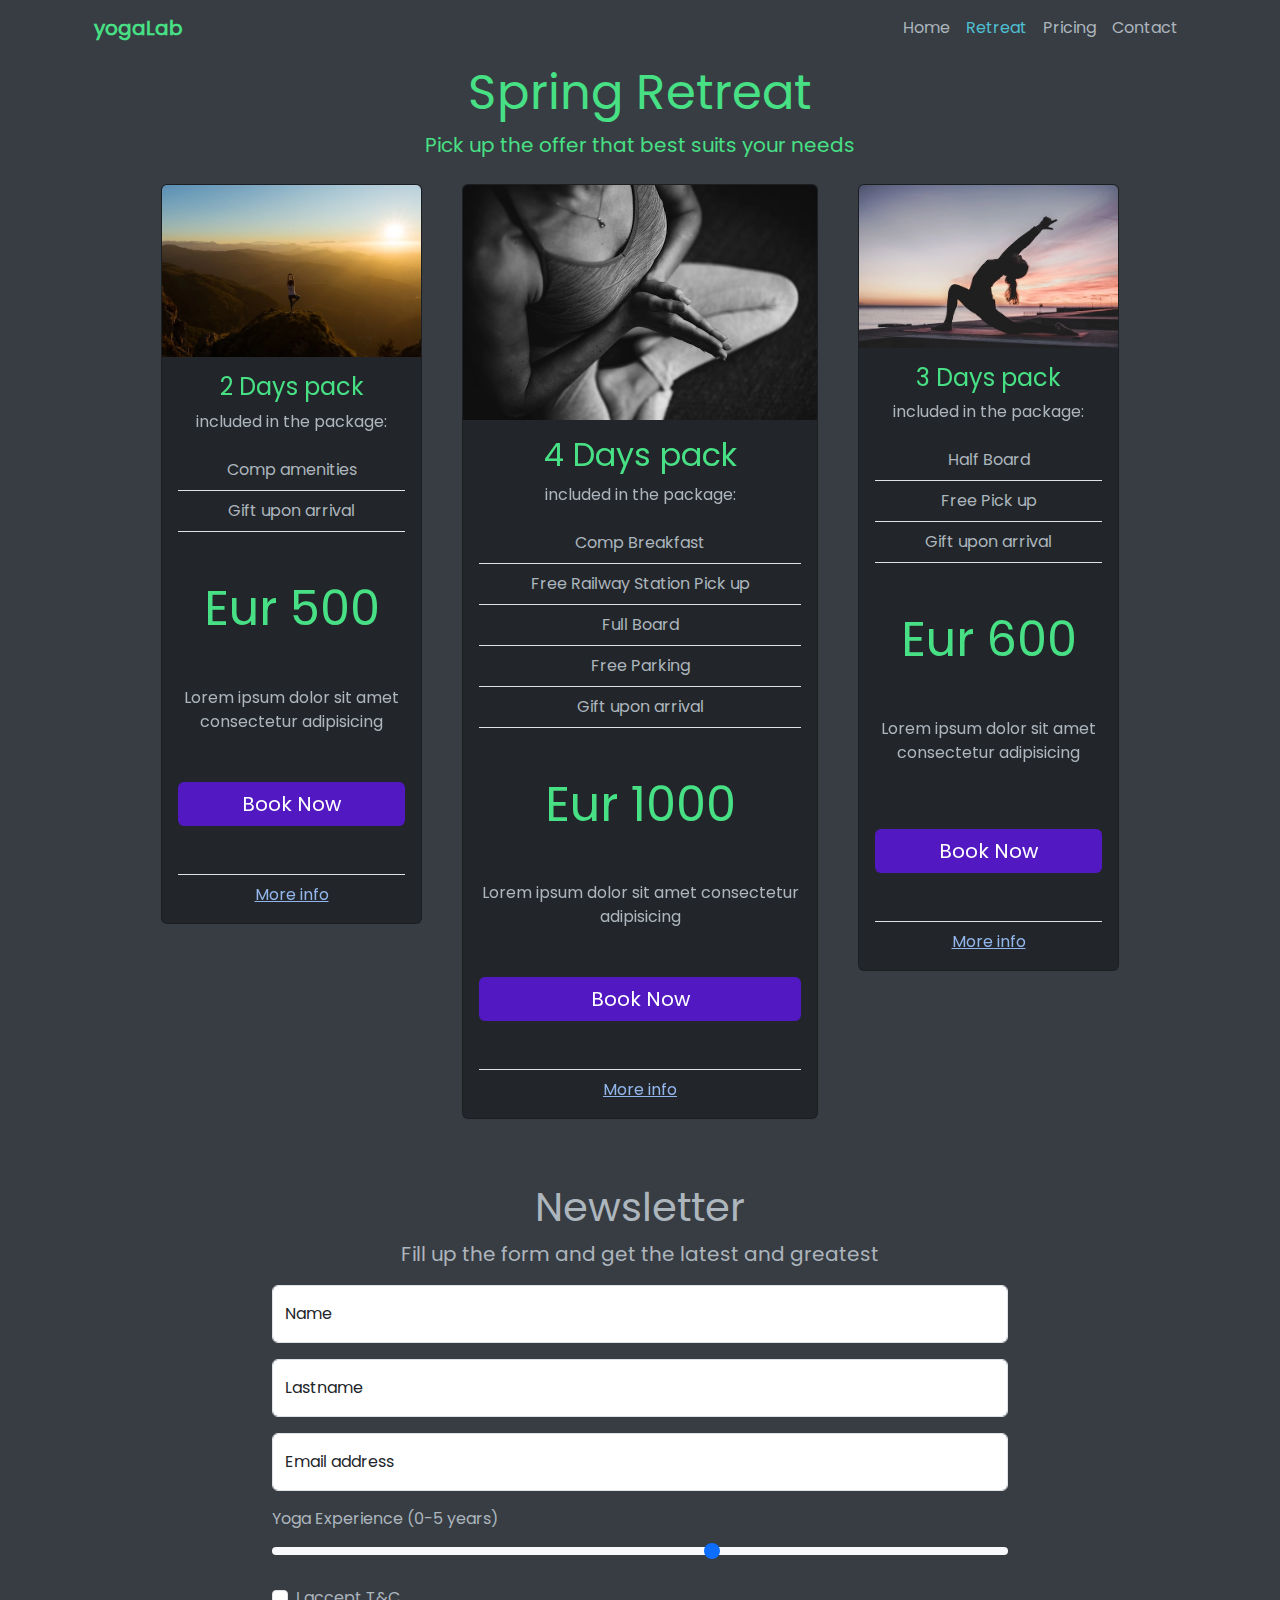
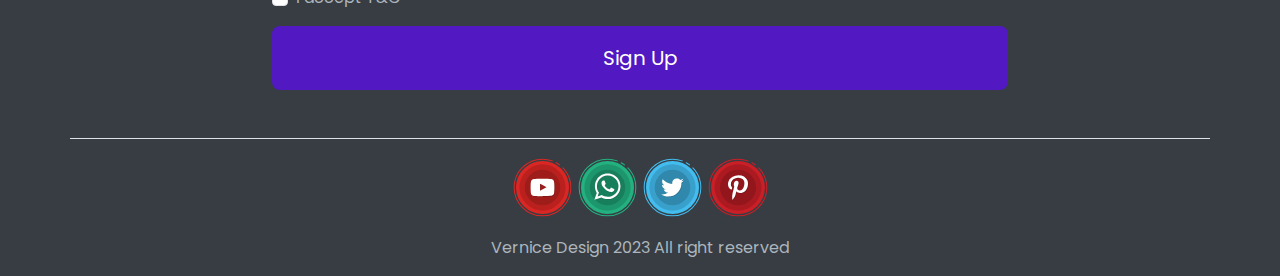
<file: index.html>
<!DOCTYPE html>
<html lang="en">
<head>
    <meta charset="UTF-8">
    <meta http-equiv="X-UA-Compatible" content="IE=edge">
    <meta name="viewport" content="width=device-width, initial-scale=1.0">
    <title>yogaLab Spring Retreat</title>
    <link rel="stylesheet" href="css/bootstrap.min.css">
    <link rel="stylesheet" href="css/aos.css">
    <link rel="stylesheet" href="css/mystyle.css">
</head>
<body class=" body--dark">

<div class="container-lg font--regular">

    <!--  ************************** 1st row: brand + navbar ************************** -->


    <header class="row  mb-2 px-4 ">
        <nav class="col-12 navbar navbar-expand-md">
                
            <a class="navbar-brand text--highlight fw-bold" href="#">yogaLab</a>

            <button class="navbar-toggler btn-nav" type="button" data-bs-toggle="collapse" data-bs-target="#navbarNavAltMarkup" aria-controls="navbarNavAltMarkup" aria-expanded="false" aria-label="Toggle navigation">
                <span class="navbar-toggler-icon"></span>
            </button>

            <div class="collapse  justify-content-end navbar-collapse" id="navbarNavAltMarkup">
                <div class="navbar-nav">
                    <a class="nav-link text--primary" aria-current="page" href="#">Home</a>
                    <a class="nav-link text--primary active_link" href="#">Retreat</a>
                    <a class="nav-link text--primary" href="#">Pricing</a>
                    <a class="nav-link text--primary">Contact</a>
                </div>
            </div>
        </nav>
    </header>

    <!-- <section class="row justify-content-center">

        <picture class="col-md-5">
            <img class="img-fluid rounded-4" src="img/thumb/main pic thumb.webp" alt="">
        </picture>

        <picture class="col-md-5">
            <img class="img-fluid rounded-4" src="img/thumb/new.webp" alt="">
        </picture>

        <div class="col-md-10 ">
            <p>Lorem ipsum dolor sit amet consectetur, adipisicing elit. Recusandae aliquam ipsum nesciunt adipisci quasi quibusdam, doloribus voluptates enim voluptas blanditiis facere repudiandae inventore debitis quas aut tenetur sint maxime natus. Voluptates laboriosam mollitia minima ducimus eum tenetur, nostrum ut est, nulla dolor harum officia quo delectus pariatur perspiciatis fugit explicabo!</p>
        </div>
    </section> -->
  
    <!--  ************************** package plan section ************************** -->

    <div class="row  mb-2 justify-content-center">

        <div class="text-center text--highlight">
            <h4 class="display-5">Spring Retreat</h4>
            <p class="lead">Pick up the offer that best suits your needs</p>
    
        </div>
        
        <!-- first left card -->
        <div class="col-9 col-md-3 col-lg-3 m-2" data-aos="fade-left">

            <div class="card bg--primary text--primary">
                                 
                <img src="img/thumb/card_left_thumb.webp" class="card-img-top img-fluid" alt="image">
                
                <div class="card-body text-center">
                    <h4 class="card-title  text--highlight">2 Days pack</h4>
                   
                    <ul class="list-group list-group-flush">
                        <p>included in the package:</p>
                        
                        <li class="list-group-item text--primary bg--primary border-bottom">Comp amenities</li>
                        <li class="list-group-item text--primary bg--primary border-bottom">Gift upon arrival</li>
                    </ul>
        
                    <p class="display-5 my-5 text--highlight">Eur 500</p>
        
                    <p class="card-text text--primary"> Lorem ipsum dolor sit amet consectetur adipisicing</p>
        
                    <a href="#" class="card-btn fs-5 my-5 btn btn-clr--primary btn-bg--primary mx-auto d-block btn--hover">Book Now</a>
        
                    <div class="border-top pt-2">
                        <a href="#" class="card-link clr-info-link fs-6">More info</a>
                    </div>
    
                </div>  
            </div>

        </div>

        <!-- second centre card - most value -->
        <div class="col-11 col-md-4 col-lg-4 m-2" data-aos="fade-up">

            <div class="card bg--primary text--primary">
                                 
                <img src="img/thumb/card_center_thumb.webp" class="card-img-top img-fluid" alt="image">
                
                <div class="card-body text-center">
                    <h4 class="card-title text--highlight fs-2">4 Days pack</h4>
                   
                    <ul class="list-group list-group-flush">
                        <p>included in the package:</p>

                        <li class="list-group-item text--primary bg--primary border-bottom">Comp Breakfast</li>
                        <li class="list-group-item text--primary bg--primary border-bottom">Free Railway Station Pick up</li>
                        <li class="list-group-item text--primary bg--primary border-bottom">Full Board</li>
                        <li class="list-group-item text--primary bg--primary border-bottom">Free Parking</li>
                        <li class="list-group-item text--primary bg--primary border-bottom">Gift upon arrival</li>
                    </ul>
        
                    <p class="display-5 my-5 text--highlight">Eur 1000</p>
        
                    <p class="card-text text--primary">Lorem ipsum dolor sit amet consectetur adipisicing</p>
        
                    <a href="#" class="card-btn fs-5 my-5 btn btn-clr--primary btn-bg--primary mx-auto d-block">Book Now</a>
        
                    <div class="border-top pt-2">
                        <a href="#" class="card-link clr-info-link fs-6">More info</a>
                    </div>
    
                </div>  
            </div>

        </div>

          <!-- third right card -->
          <div class="col-9 col-md-3 col-lg-3 m-2" data-aos="fade-right">

                <div class="card bg--primary text--primary">
                                 
                    <img src="img/thumb/card_right_thumb.webp" class="card-img-top img-fluid" alt="image">
                    
                    <div class="card-body text-center">
                        <h4 class="card-title  text--highlight">3 Days pack</h4>
                    
                        <ul class="list-group list-group-flush">
                            <p>included in the package:</p>
                            <li class="list-group-item text--primary bg--primary border-bottom">Half Board</li>
                            <li class="list-group-item text--primary bg--primary border-bottom">Free Pick up</li>
                            <li class="list-group-item text--primary bg--primary border-bottom">Gift upon arrival</li>
                        </ul>
            
                        <p class="display-5 my-5 text--highlight">Eur 600</p>
            
                        <p class="card-text text--primary"> Lorem ipsum dolor sit amet consectetur adipisicing</p>
                        
                        <a type="submit" class="btn card-btn fs-5 btn-clr--primary btn-bg--primary my-5 w-100 mx-auto">Book Now</a>
                    
                        <div class="border-top pt-2">
                            <a href="#" class="card-link clr-info-link fs-6">More info</a>
                        </div>
    
                    </div>  
                </div>
            </div>
        
    </div>

    <!-- closing row package -->

    <!--  ************************** Form section ************************** -->

    <div class="row mb-5 justify-content-center">

        <div class="col-12 col-md-8">

            <div class="mt-5 text-center text--primary">
                <h4 class="display-6">Newsletter</h4>
                <p class="lead">Fill up the form and get the latest and greatest</p>
            </div>

            <form class="needs-validation" novalidate>

                <div class="form-floating mb-3">
                    <input type="text" class="form-control" id="floatingInput" placeholder="name">
                    <label for="floatingInput">Name</label>
                    <div class="valid-feedback"><!--valid-feedback muestra un mensaje si se valida-->
                        Looks good!
                      </div>
                </div>

                <div class="form-floating mb-3">
                    <input type="text" class="form-control" id="floatingInput" placeholder="name">
                    <label for="floatingInput">Lastname</label>
                    <div class="valid-feedback"><!--valid-feedback muestra un mensaje si se valida-->
                        Looks good!
                      </div>
                </div>

                <div class="form-floating mb-3">
                    <input type="email" class="form-control" id="floatingInput" placeholder="name@example.com">
                    <label for="floatingInput">Email address</label>
                    <div class="invalid-feedback"><!--invalid-feedback muestra un mensaje si no se valida-->
                        Please add a valid email address!
                      </div>
                </div>

                <div class="mb-3">
                    <label for="experience" class="form-label text--primary">Yoga Experience (0-5 years)</label>
                    <input type="range" class="form-range" min="0" max="5" id="experience">
                </div>

                <div class="form-check mb-3">
                    <input class="form-check-input" type="checkbox" id="legal_tc">
                    <label class="form-check-label text--primary" for="legal_tc">I accept T&C</label>
                    <div class="invalid-feedback"><!--valid-feedback muestra un mensaje si no se valida-->
                        You need to accept the T&C
                      </div>
                </div>

                
                <button class="btn card-btn fs-5 btn-lg py-3 btn-clr--primary btn-bg--primary w-100" type="submit">Sign Up</button>
            
            </form>
        </div>
    </div>
 
    <footer class="row text--primary border-top pt-3 flex-column align-items-center">
        
        <div class="col-5 col-md-3 d-flex mb-3">

            <a href="#">
                <img class="d-block w-100" src="img/icon/1961288_social media icons_youtube_icon.svg" alt="social media icon">
            </a>

            <a href="#">
                <img class="d-block w-100
                " src="img/icon/1961289_social media icons_whatsapp_icon.svg" alt="social media icon">
            </a>
            <a href="#">
                <img class="d-block w-100
                " src="img/icon/1961292_social media icons_twitter_icon.svg" alt="social media icon">
            </a>
            <a href="#">
                <img class="d-block w-100
                " src="img/icon/1961296_pinterest_social media icons_icon.svg" alt="social media icon">
            </a>
           
        </div>

        <p class="col-6 col-md-5 text-center">Vernice Design 2023 All right reserved</p>

    </footer>

</div>


    <!-- js bootstrap  -->
    <script src="js/bootstrap.bundle.js"></script>


    <!-- form validation js script -->
    <script>
        // Example starter JavaScript for disabling form submissions if there are invalid fields
        (function () {
            "use strict";
            // Fetch all the forms we want to apply custom Bootstrap validation styles to
            var forms = document.querySelectorAll(".needs-validation");    
            // Loop over them and prevent submission
            Array.prototype.slice.call(forms).forEach(function (form) {
                form.addEventListener(
                    "submit",
                    function (event) {
                        if (!form.checkValidity()) {
                            event.preventDefault();
                            event.stopPropagation();
                        }
                        form.classList.add("was-validated");
                    },
                    false
                );
            });
        })();
    </script>
    
    <!-- js aos -->
    <script src="js/aos.js"></script>

    <script>
        AOS.init({
            duration:500,
            delay:300,
        });
      </script>

</body>
</html>
</file>
<file: css/mystyle.css>
*,
*::before,
*::after{
    margin: 0;
    padding: 0;
    box-sizing: border-box;
}

/* ***************  prevent img from overflowing *************** */
img{
max-width:100%;
}

/* ***************   *************** */

@font-face {
    font-family: text_regular_style;
    src: url(../asset/font/Poppins-Regular.woff) format('woff');

}

@font-face {
    font-family: text_semibold_style;
    src: url(../asset/font/Poppins-SemiBold.woff) format('woff');

}

@font-face {
    font-family: text_bold_style;
    src: url(../asset/font/Poppins-Bold.woff) format('woff');

}



:root{
    /* text color */
    --text-clr-primary:hsl(210, 11%, 71%);
    --text-clr-highlight:hsl(144, 71%, 58%);
    --active-link:hsl(189, 60%, 57%);
    --clr-info-link:#92b6ec;

    /* background color */
    --background-clr-primary:hsl(210, 11%, 15%);
    
    /* buttons color */

    --btn-clr-primary:hsl(0, 0%, 100%);
    --btn-bg-primary:hsl(260, 77%, 43%);   
    --btn-bg-primary200:hsl(260, 100%, 44%);
   
    --btn-nav: hsl(260, 79%, 55%);

    
    /* body dark theme */
    --body-bg-dark:hsl(210, 10%, 24%);
    
}


/* text colors */

.text--primary{
    color: var(--text-clr-primary);
}

.text--highlight{
    color: var(--text-clr-highlight);
}

.bg--primary{
    background: var(--background-clr-primary);
}

.body--dark{
    background: var(--body-bg-dark);
}

.clr-info-link{
    color: var(--clr-info-link);
}

/* buttons */

.btn-clr--primary{
    color: var(--btn-clr-primary);
}

.btn-bg--primary{
    background: var(--btn-bg-primary);
}

.btn-nav{
    background:var(--btn-nav) ;
}

a.card-btn:hover,
button.card-btn:hover{
    background:var(--btn-nav);
    color: #000;
}


/* nav link */

.nav-link:hover{
    color: var(--text-clr-highlight)
}

.navbar-brand:hover{
    color: #2e9be9;
}

/* typo */

.font--regular{
    font-family:text_regular_style,sans-serif;
}

.font--semib{
    font-family:text_semibold_style,sans-serif;
}

.font--bold{
    font-family:text_bold_style,sans-serif;
}

.active_link{
    color:var(--active-link);
}
</file>
